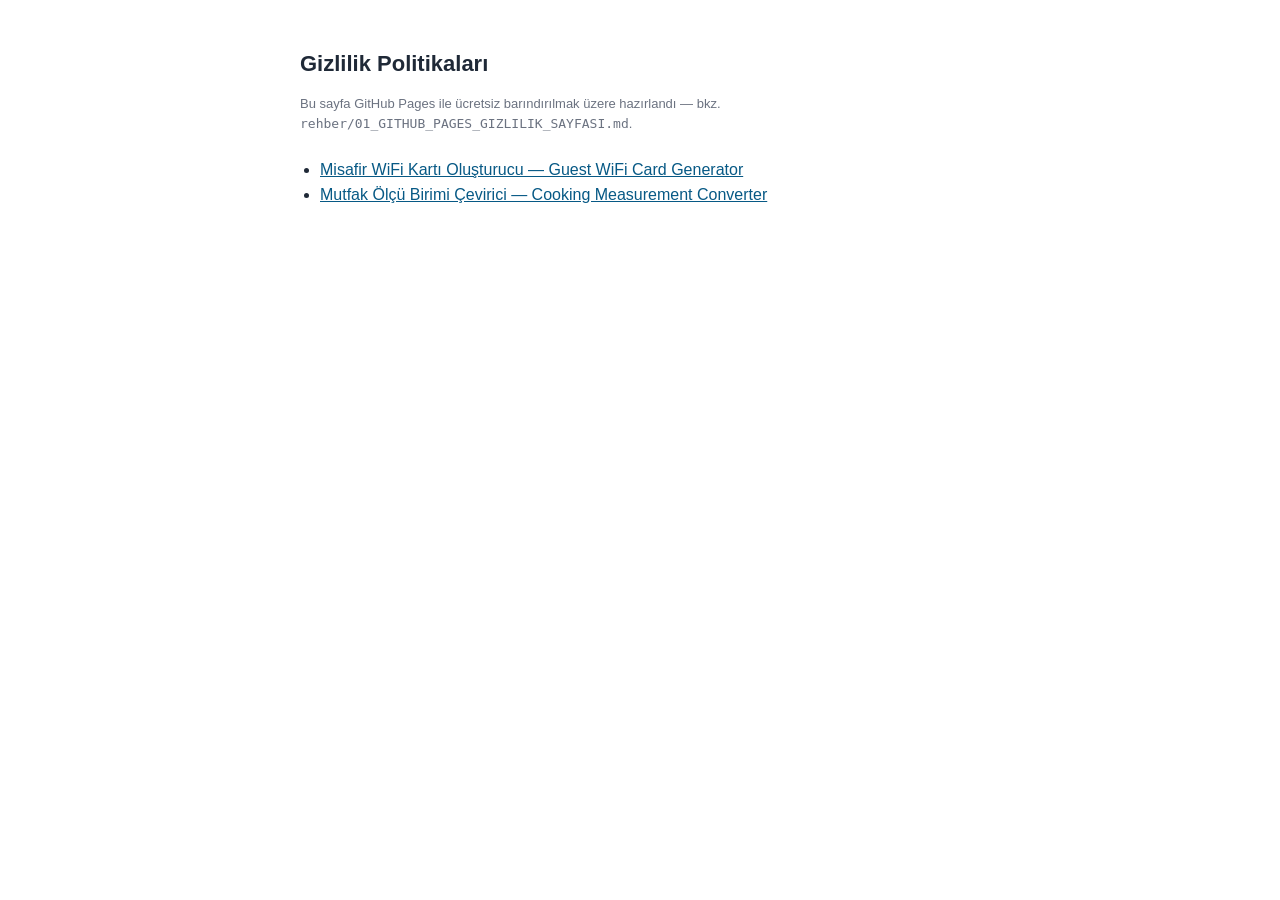
<file: index.html>
<!DOCTYPE html>
<html lang="tr">
<head>
<meta charset="utf-8">
<meta name="viewport" content="width=device-width, initial-scale=1">
<title>Gizlilik Politikaları</title>
<link rel="stylesheet" href="style.css">
</head>
<body>
<h1>Gizlilik Politikaları</h1>
<p class="eff">Bu sayfa GitHub Pages ile ücretsiz barındırılmak üzere hazırlandı — bkz. <code>rehber/01_GITHUB_PAGES_GIZLILIK_SAYFASI.md</code>.</p>
<ul>
  <li><a href="misafir-wifi-karti/privacy.html">Misafir WiFi Kartı Oluşturucu — Guest WiFi Card Generator</a></li>
  <li><a href="mutfak-olcu-cevirici/privacy.html">Mutfak Ölçü Birimi Çevirici — Cooking Measurement Converter</a></li>
</ul>
</body>
</html>
</file>
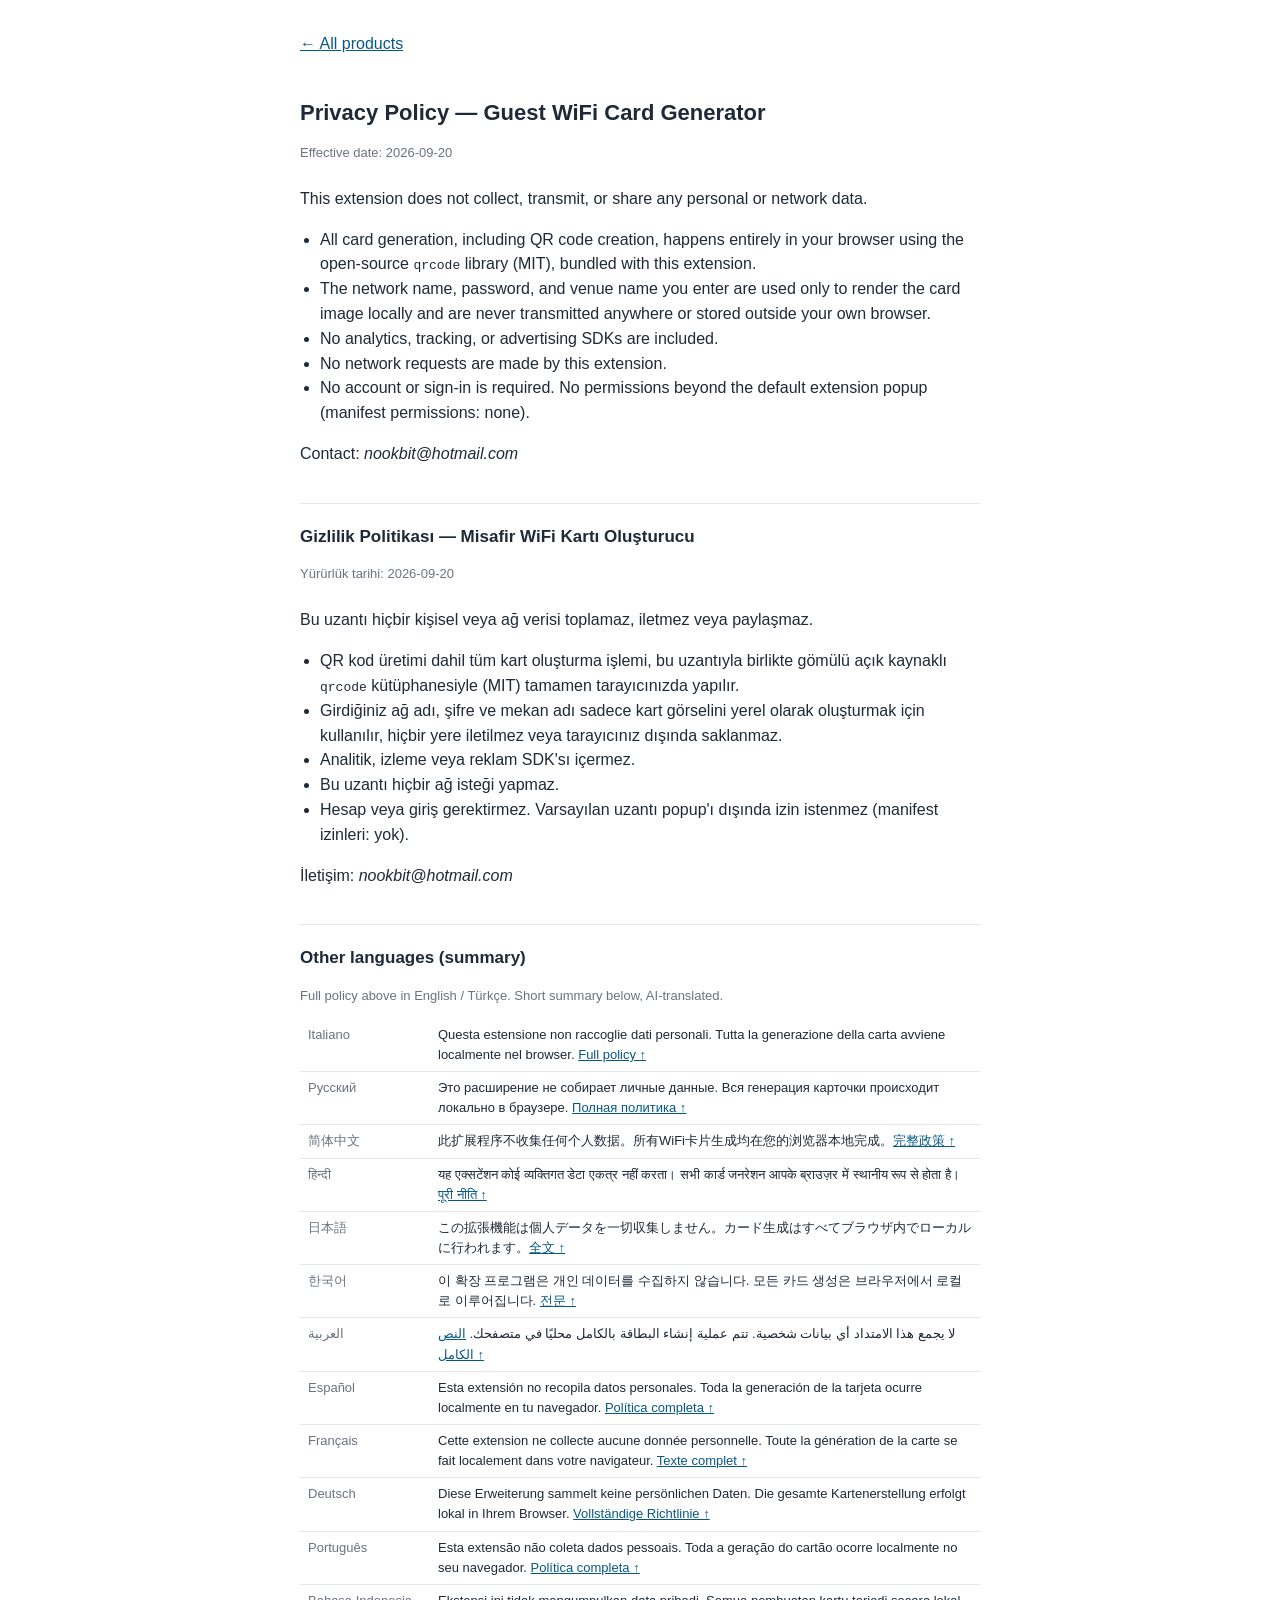
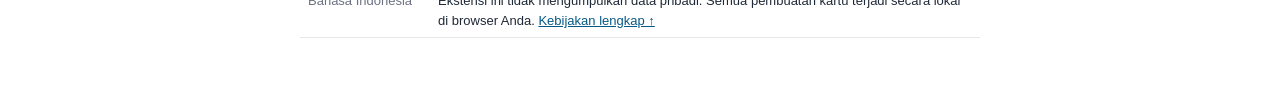
<file: misafir-wifi-karti/privacy.html>
<!DOCTYPE html>
<html lang="en">
<head>
<meta charset="utf-8">
<meta name="viewport" content="width=device-width, initial-scale=1">
<title>Privacy Policy — Guest WiFi Card Generator</title>
<link rel="stylesheet" href="../style.css">
</head>
<body>
<a class="home" href="../index.html">← All products</a>

<h1 id="en">Privacy Policy — Guest WiFi Card Generator</h1>
<p class="eff">Effective date: 2026-09-20</p>
<p>This extension does not collect, transmit, or share any personal or network data.</p>
<ul>
  <li>All card generation, including QR code creation, happens entirely in your browser using the open-source <code>qrcode</code> library (MIT), bundled with this extension.</li>
  <li>The network name, password, and venue name you enter are used only to render the card image locally and are never transmitted anywhere or stored outside your own browser.</li>
  <li>No analytics, tracking, or advertising SDKs are included.</li>
  <li>No network requests are made by this extension.</li>
  <li>No account or sign-in is required. No permissions beyond the default extension popup (manifest permissions: none).</li>
</ul>
<p>Contact: <em>nookbit@hotmail.com</em></p>

<h2 id="tr">Gizlilik Politikası — Misafir WiFi Kartı Oluşturucu</h2>
<p class="eff">Yürürlük tarihi: 2026-09-20</p>
<p>Bu uzantı hiçbir kişisel veya ağ verisi toplamaz, iletmez veya paylaşmaz.</p>
<ul>
  <li>QR kod üretimi dahil tüm kart oluşturma işlemi, bu uzantıyla birlikte gömülü açık kaynaklı <code>qrcode</code> kütüphanesiyle (MIT) tamamen tarayıcınızda yapılır.</li>
  <li>Girdiğiniz ağ adı, şifre ve mekan adı sadece kart görselini yerel olarak oluşturmak için kullanılır, hiçbir yere iletilmez veya tarayıcınız dışında saklanmaz.</li>
  <li>Analitik, izleme veya reklam SDK'sı içermez.</li>
  <li>Bu uzantı hiçbir ağ isteği yapmaz.</li>
  <li>Hesap veya giriş gerektirmez. Varsayılan uzantı popup'ı dışında izin istenmez (manifest izinleri: yok).</li>
</ul>
<p>İletişim: <em>nookbit@hotmail.com</em></p>

<h2>Other languages (summary)</h2>
<p style="font-size:13px;color:var(--muted)">Full policy above in English / Türkçe. Short summary below, AI-translated.</p>
<table>
<tr><td>Italiano</td><td>Questa estensione non raccoglie dati personali. Tutta la generazione della carta avviene localmente nel browser. <a href="#en">Full policy ↑</a></td></tr>
<tr><td>Русский</td><td>Это расширение не собирает личные данные. Вся генерация карточки происходит локально в браузере. <a href="#en">Полная политика ↑</a></td></tr>
<tr><td>简体中文</td><td>此扩展程序不收集任何个人数据。所有WiFi卡片生成均在您的浏览器本地完成。<a href="#en">完整政策 ↑</a></td></tr>
<tr><td>हिन्दी</td><td>यह एक्सटेंशन कोई व्यक्तिगत डेटा एकत्र नहीं करता। सभी कार्ड जनरेशन आपके ब्राउज़र में स्थानीय रूप से होता है। <a href="#en">पूरी नीति ↑</a></td></tr>
<tr><td>日本語</td><td>この拡張機能は個人データを一切収集しません。カード生成はすべてブラウザ内でローカルに行われます。<a href="#en">全文 ↑</a></td></tr>
<tr><td>한국어</td><td>이 확장 프로그램은 개인 데이터를 수집하지 않습니다. 모든 카드 생성은 브라우저에서 로컬로 이루어집니다. <a href="#en">전문 ↑</a></td></tr>
<tr><td>العربية</td><td>لا يجمع هذا الامتداد أي بيانات شخصية. تتم عملية إنشاء البطاقة بالكامل محليًا في متصفحك. <a href="#en">النص الكامل ↑</a></td></tr>
<tr><td>Español</td><td>Esta extensión no recopila datos personales. Toda la generación de la tarjeta ocurre localmente en tu navegador. <a href="#en">Política completa ↑</a></td></tr>
<tr><td>Français</td><td>Cette extension ne collecte aucune donnée personnelle. Toute la génération de la carte se fait localement dans votre navigateur. <a href="#en">Texte complet ↑</a></td></tr>
<tr><td>Deutsch</td><td>Diese Erweiterung sammelt keine persönlichen Daten. Die gesamte Kartenerstellung erfolgt lokal in Ihrem Browser. <a href="#en">Vollständige Richtlinie ↑</a></td></tr>
<tr><td>Português</td><td>Esta extensão não coleta dados pessoais. Toda a geração do cartão ocorre localmente no seu navegador. <a href="#en">Política completa ↑</a></td></tr>
<tr><td>Bahasa Indonesia</td><td>Ekstensi ini tidak mengumpulkan data pribadi. Semua pembuatan kartu terjadi secara lokal di browser Anda. <a href="#en">Kebijakan lengkap ↑</a></td></tr>
</table>
</body>
</html>
</file>
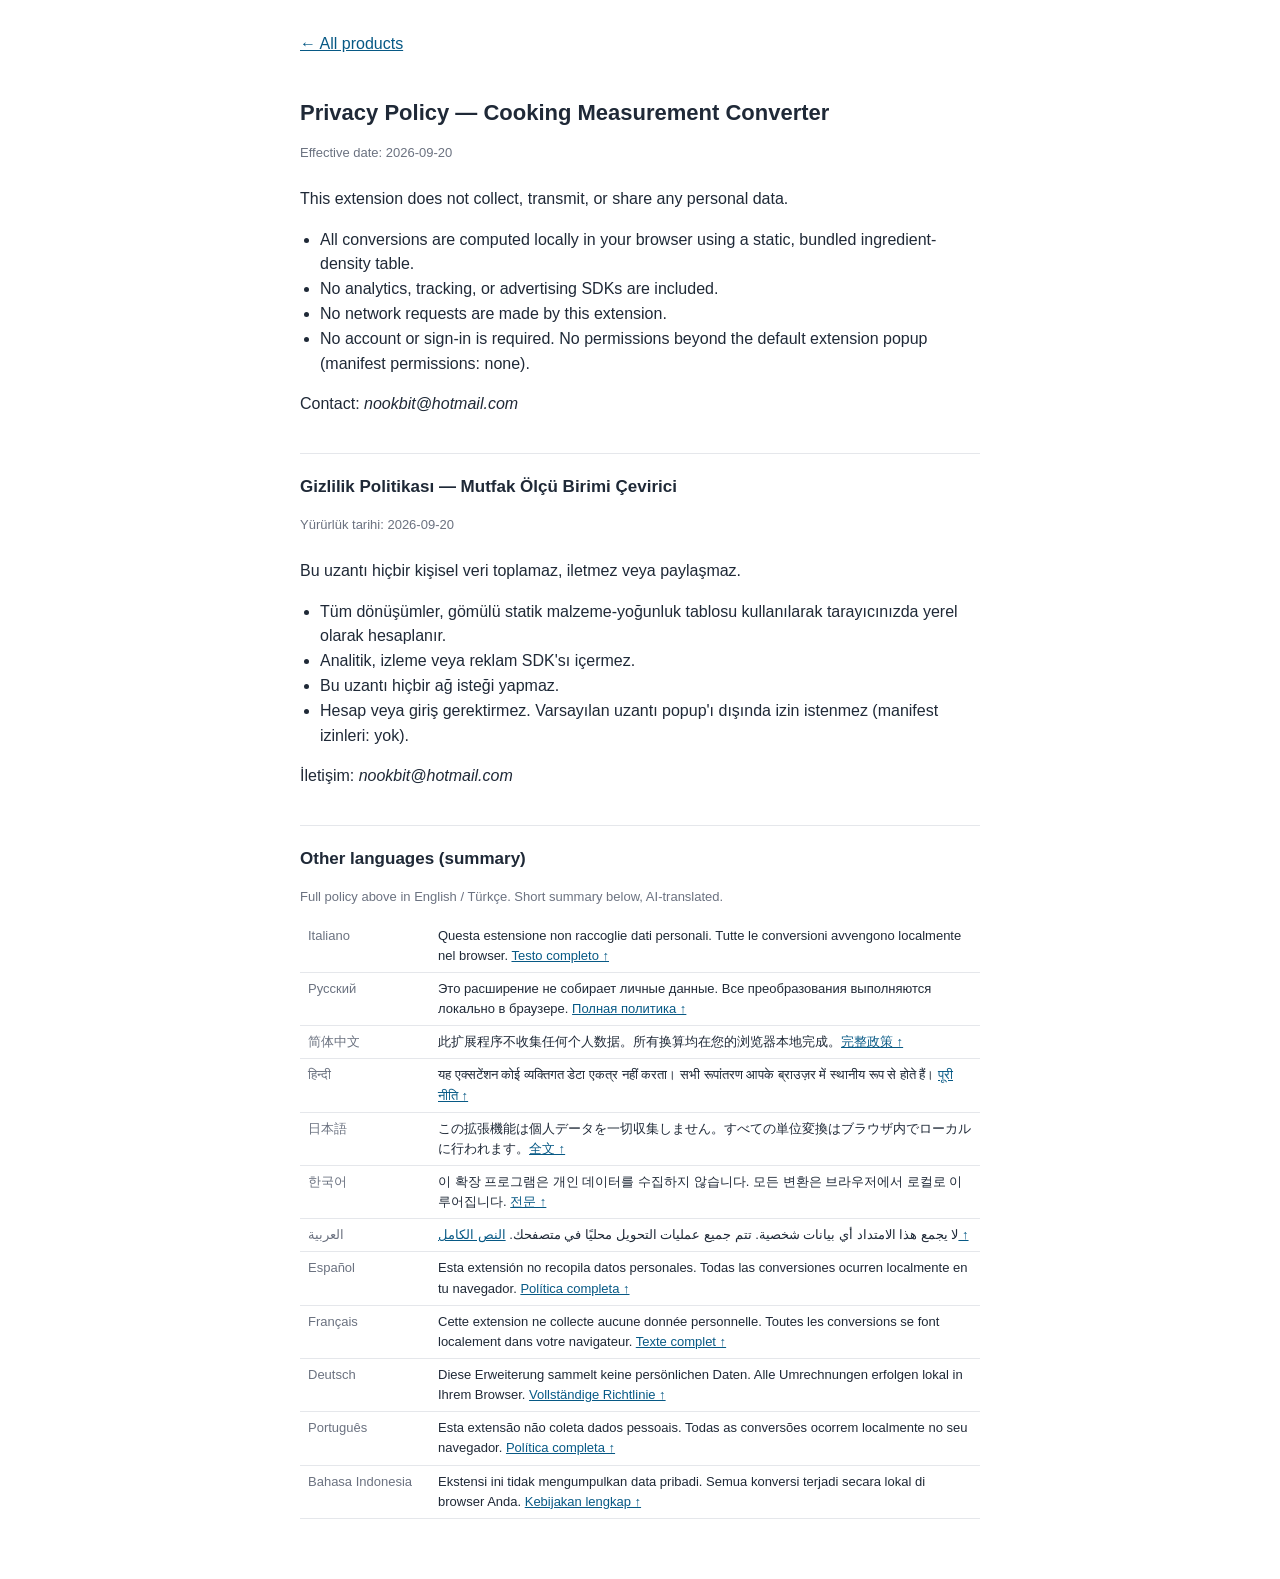
<file: mutfak-olcu-cevirici/privacy.html>
<!DOCTYPE html>
<html lang="en">
<head>
<meta charset="utf-8">
<meta name="viewport" content="width=device-width, initial-scale=1">
<title>Privacy Policy — Cooking Measurement Converter</title>
<link rel="stylesheet" href="../style.css">
</head>
<body>
<a class="home" href="../index.html">← All products</a>

<h1 id="en">Privacy Policy — Cooking Measurement Converter</h1>
<p class="eff">Effective date: 2026-09-20</p>
<p>This extension does not collect, transmit, or share any personal data.</p>
<ul>
  <li>All conversions are computed locally in your browser using a static, bundled ingredient-density table.</li>
  <li>No analytics, tracking, or advertising SDKs are included.</li>
  <li>No network requests are made by this extension.</li>
  <li>No account or sign-in is required. No permissions beyond the default extension popup (manifest permissions: none).</li>
</ul>
<p>Contact: <em>nookbit@hotmail.com</em></p>

<h2 id="tr">Gizlilik Politikası — Mutfak Ölçü Birimi Çevirici</h2>
<p class="eff">Yürürlük tarihi: 2026-09-20</p>
<p>Bu uzantı hiçbir kişisel veri toplamaz, iletmez veya paylaşmaz.</p>
<ul>
  <li>Tüm dönüşümler, gömülü statik malzeme-yoğunluk tablosu kullanılarak tarayıcınızda yerel olarak hesaplanır.</li>
  <li>Analitik, izleme veya reklam SDK'sı içermez.</li>
  <li>Bu uzantı hiçbir ağ isteği yapmaz.</li>
  <li>Hesap veya giriş gerektirmez. Varsayılan uzantı popup'ı dışında izin istenmez (manifest izinleri: yok).</li>
</ul>
<p>İletişim: <em>nookbit@hotmail.com</em></p>

<h2>Other languages (summary)</h2>
<p style="font-size:13px;color:var(--muted)">Full policy above in English / Türkçe. Short summary below, AI-translated.</p>
<table>
<tr><td>Italiano</td><td>Questa estensione non raccoglie dati personali. Tutte le conversioni avvengono localmente nel browser. <a href="#en">Testo completo ↑</a></td></tr>
<tr><td>Русский</td><td>Это расширение не собирает личные данные. Все преобразования выполняются локально в браузере. <a href="#en">Полная политика ↑</a></td></tr>
<tr><td>简体中文</td><td>此扩展程序不收集任何个人数据。所有换算均在您的浏览器本地完成。<a href="#en">完整政策 ↑</a></td></tr>
<tr><td>हिन्दी</td><td>यह एक्सटेंशन कोई व्यक्तिगत डेटा एकत्र नहीं करता। सभी रूपांतरण आपके ब्राउज़र में स्थानीय रूप से होते हैं। <a href="#en">पूरी नीति ↑</a></td></tr>
<tr><td>日本語</td><td>この拡張機能は個人データを一切収集しません。すべての単位変換はブラウザ内でローカルに行われます。<a href="#en">全文 ↑</a></td></tr>
<tr><td>한국어</td><td>이 확장 프로그램은 개인 데이터를 수집하지 않습니다. 모든 변환은 브라우저에서 로컬로 이루어집니다. <a href="#en">전문 ↑</a></td></tr>
<tr><td>العربية</td><td>لا يجمع هذا الامتداد أي بيانات شخصية. تتم جميع عمليات التحويل محليًا في متصفحك. <a href="#en">النص الكامل ↑</a></td></tr>
<tr><td>Español</td><td>Esta extensión no recopila datos personales. Todas las conversiones ocurren localmente en tu navegador. <a href="#en">Política completa ↑</a></td></tr>
<tr><td>Français</td><td>Cette extension ne collecte aucune donnée personnelle. Toutes les conversions se font localement dans votre navigateur. <a href="#en">Texte complet ↑</a></td></tr>
<tr><td>Deutsch</td><td>Diese Erweiterung sammelt keine persönlichen Daten. Alle Umrechnungen erfolgen lokal in Ihrem Browser. <a href="#en">Vollständige Richtlinie ↑</a></td></tr>
<tr><td>Português</td><td>Esta extensão não coleta dados pessoais. Todas as conversões ocorrem localmente no seu navegador. <a href="#en">Política completa ↑</a></td></tr>
<tr><td>Bahasa Indonesia</td><td>Ekstensi ini tidak mengumpulkan data pribadi. Semua konversi terjadi secara lokal di browser Anda. <a href="#en">Kebijakan lengkap ↑</a></td></tr>
</table>
</body>
</html>
</file>
<file: style.css>
:root{color-scheme:light dark;--bg:#fff;--fg:#1f2937;--muted:#6b7280;--accent:#075985;--border:#e5e7eb}
@media (prefers-color-scheme:dark){:root{--bg:#0f172a;--fg:#f3f4f6;--muted:#9ca3af;--border:#334155}}
*{box-sizing:border-box}
body{max-width:720px;margin:0 auto;padding:32px 20px 60px;font-family:-apple-system,"Segoe UI",Roboto,Arial,sans-serif;background:var(--bg);color:var(--fg);line-height:1.55}
h1{font-size:22px;margin-bottom:4px}
h2{font-size:17px;margin-top:36px;border-top:1px solid var(--border);padding-top:20px}
.eff{color:var(--muted);font-size:13px;margin-bottom:24px}
a{color:var(--accent)}
ul{padding-left:20px}
table{width:100%;border-collapse:collapse;margin-top:12px;font-size:13px}
td{border-bottom:1px solid var(--border);padding:6px 8px;vertical-align:top}
td:first-child{width:130px;color:var(--muted)}
.home{margin-bottom:24px;display:inline-block}
</file>
